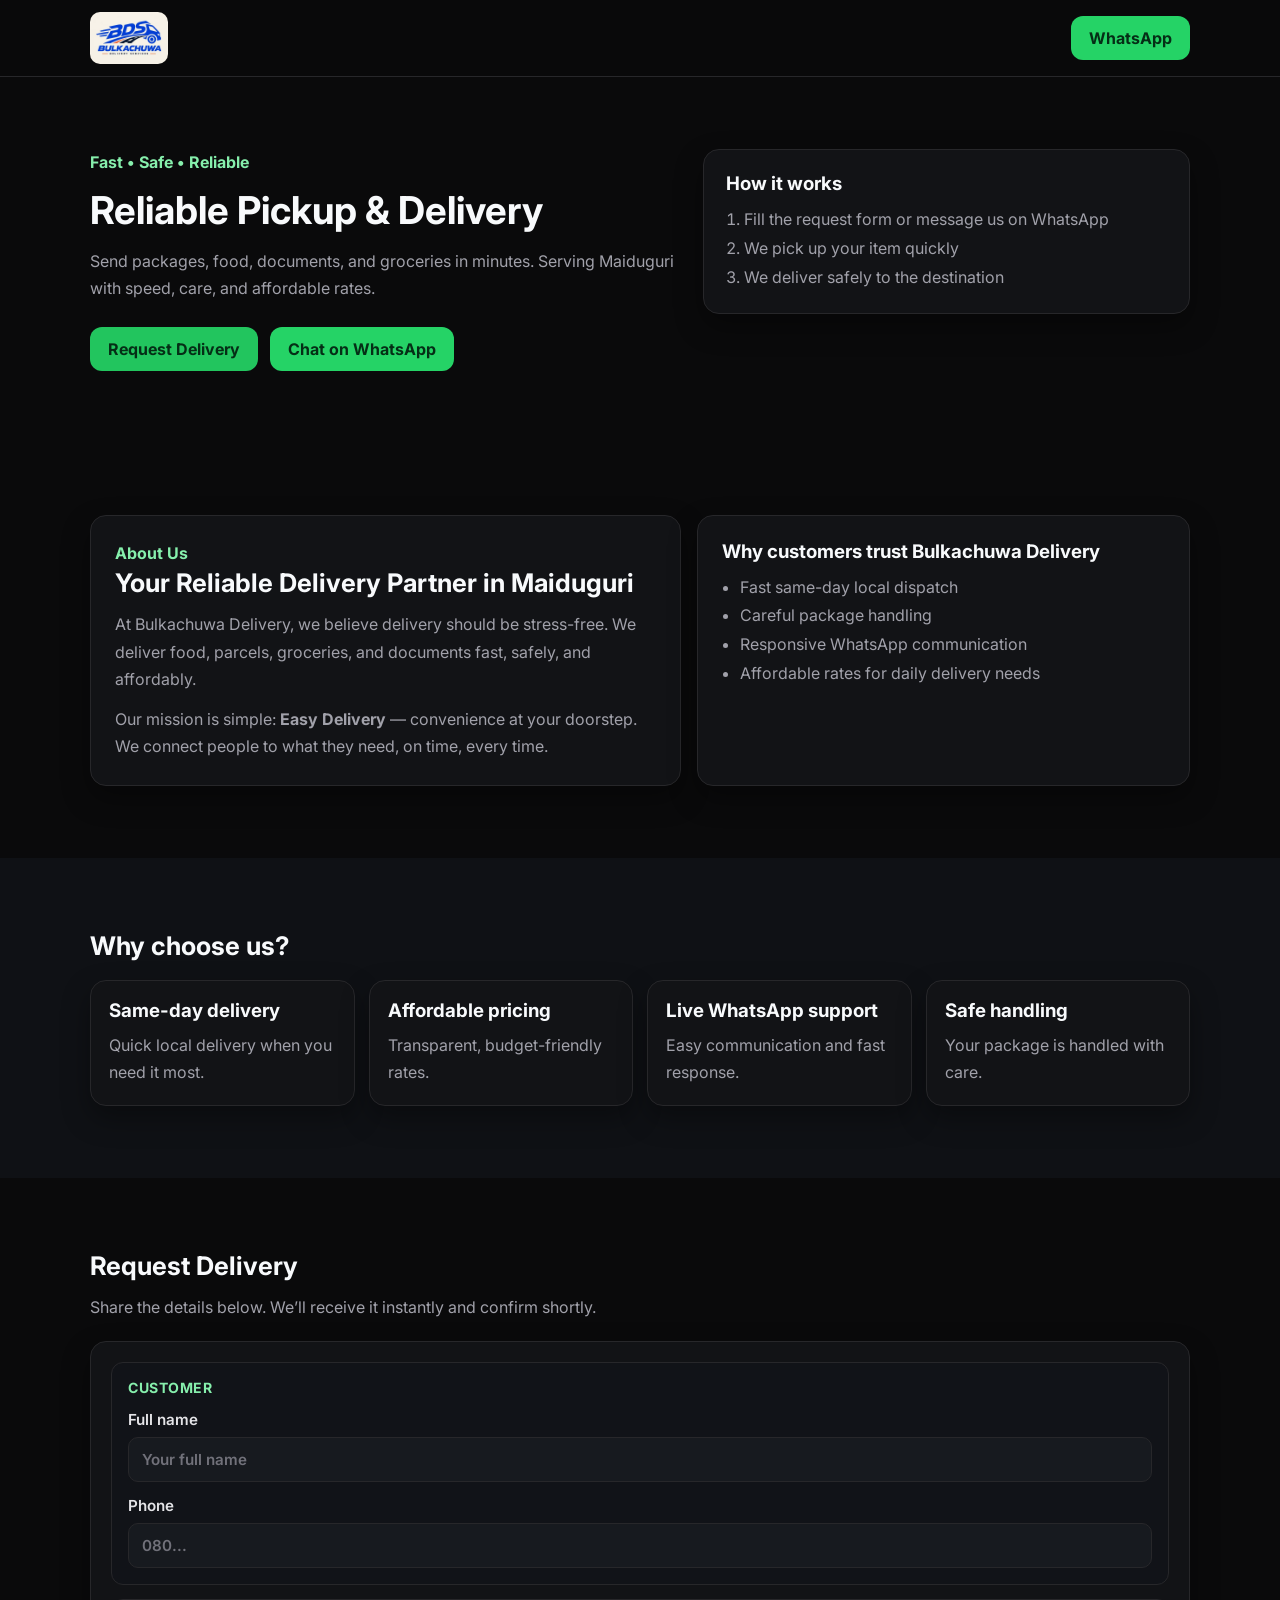
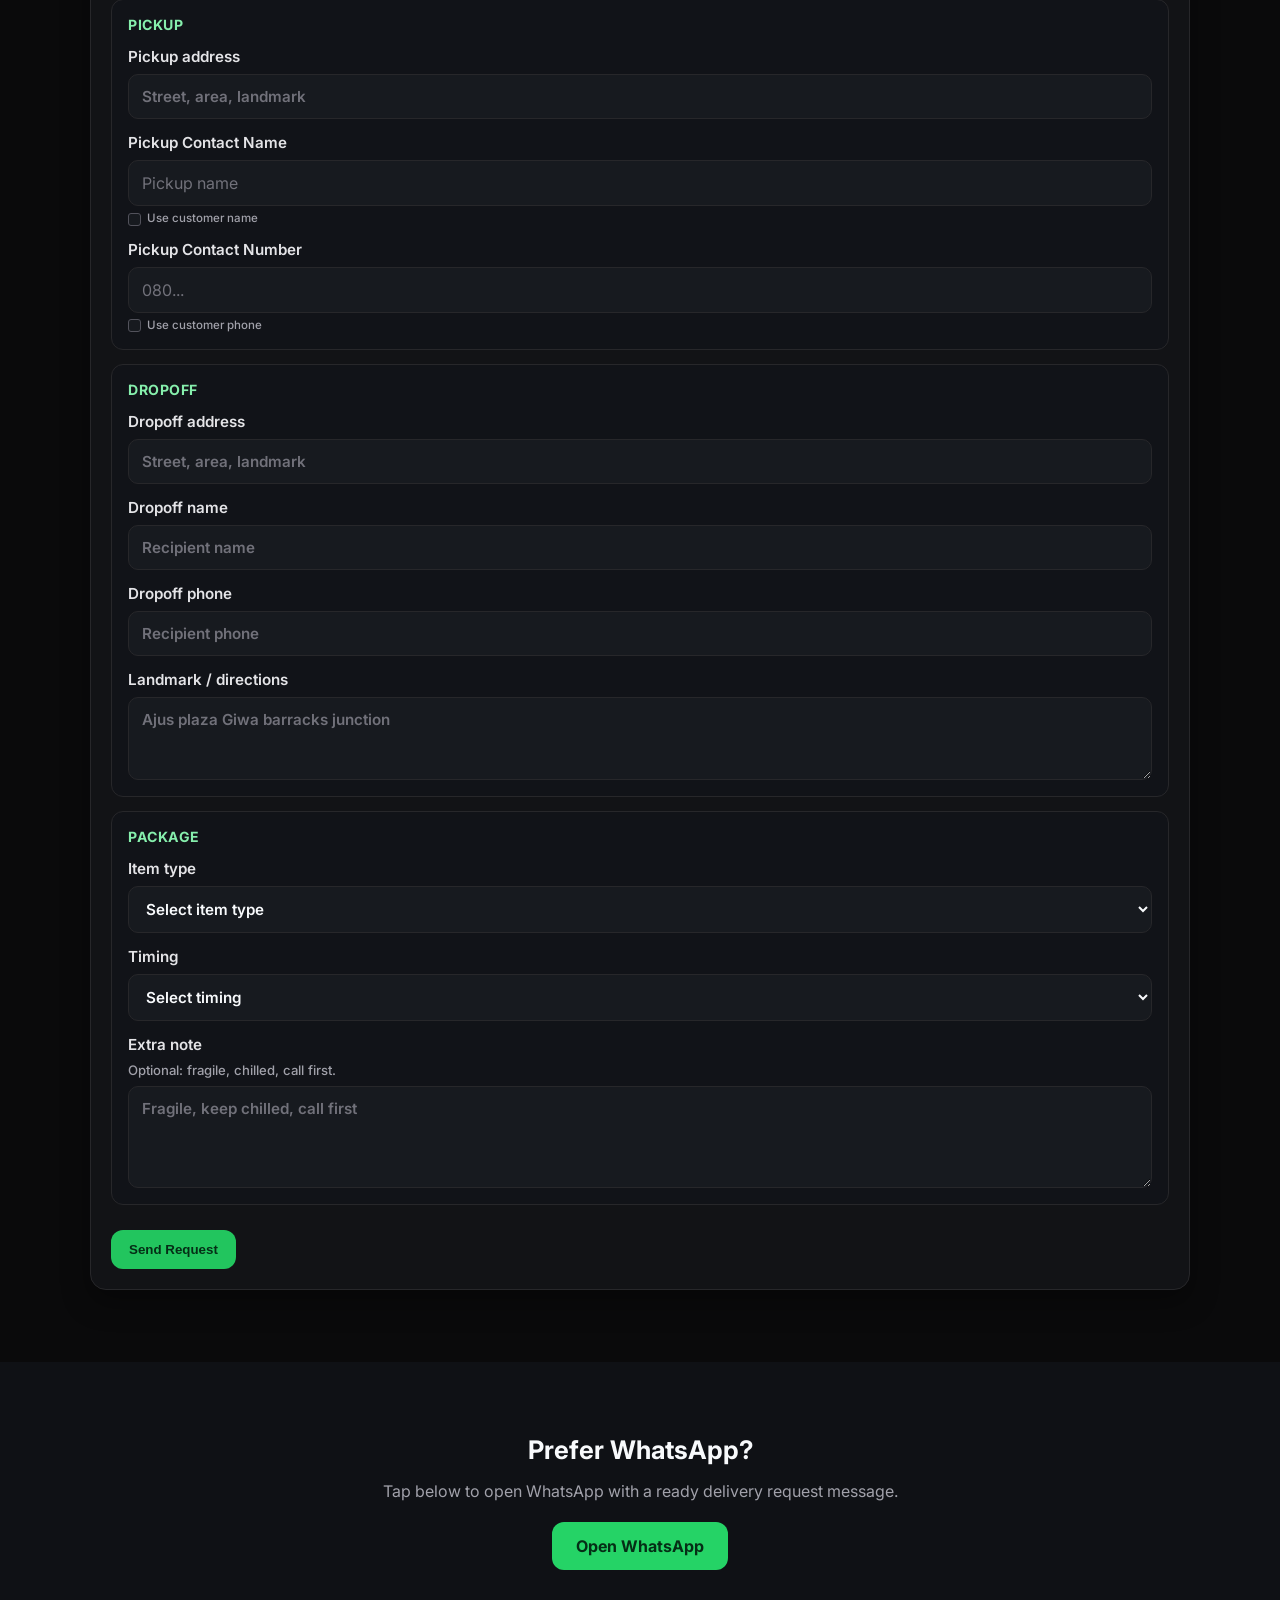
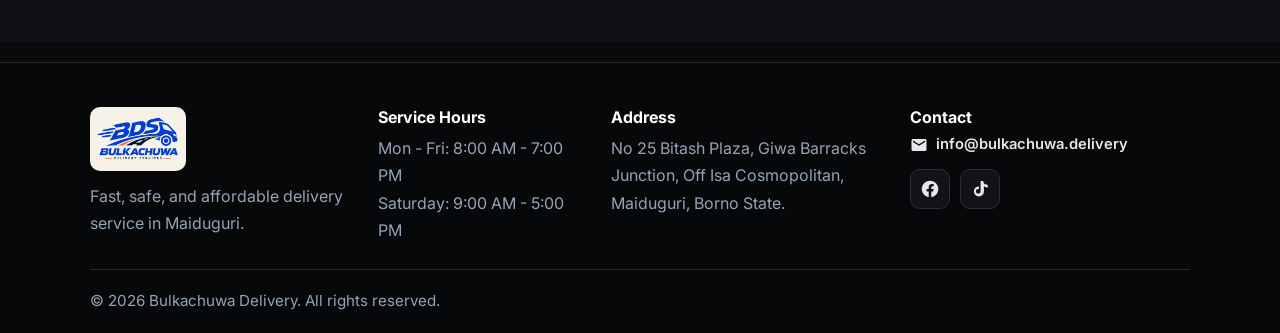
<file: index.html>
<!DOCTYPE html>
<html lang="en-NG">
  <head>
    <meta charset="UTF-8" />
    <meta name="viewport" content="width=device-width, initial-scale=1.0" />
    <title>Bulkachuwa Delivery | Fast Pickup & Delivery in Maiduguri</title>
    <meta
      name="description"
      content="Bulkachuwa Delivery — request pickup and delivery in Maiduguri. Fast, safe, and affordable local delivery for food, parcels, groceries, and documents."
    />
    <meta
      name="keywords"
      content="Bulkachuwa Delivery, Maiduguri delivery, pickup and delivery Maiduguri, Borno delivery service, same-day delivery Maiduguri"
    />
    <meta name="author" content="Bulkachuwa Delivery" />
    <meta name="robots" content="index, follow, max-image-preview:large" />
    <meta name="googlebot" content="index, follow" />
    <meta name="theme-color" content="#0a0a0b" />
    <meta name="msapplication-TileColor" content="#0a0a0b" />
    <meta name="application-name" content="Bulkachuwa Delivery" />
    <meta name="apple-mobile-web-app-title" content="Bulkachuwa" />
    <meta name="apple-mobile-web-app-capable" content="yes" />
    <meta name="apple-mobile-web-app-status-bar-style" content="black-translucent" />
    <meta name="format-detection" content="telephone=no" />
    <meta name="geo.region" content="NG-BO" />
    <meta name="geo.placename" content="Maiduguri" />
    <link rel="canonical" href="https://bulkachuwa.delivery/" />
    <link rel="sitemap" type="application/xml" title="Sitemap" href="https://bulkachuwa.delivery/sitemap.xml" />
    <link rel="sitemap" type="text/plain" title="Sitemap" href="https://bulkachuwa.delivery/sitemap.txt" />
    <link rel="alternate" hreflang="en-NG" href="https://bulkachuwa.delivery/" />
    <link rel="alternate" hreflang="x-default" href="https://bulkachuwa.delivery/" />

    <!-- Open Graph (WhatsApp, Facebook, iMessage previews) -->
    <meta property="og:type" content="website" />
    <meta property="og:locale" content="en_NG" />
    <meta property="og:site_name" content="Bulkachuwa Delivery" />
    <meta property="og:title" content="Bulkachuwa Delivery | Fast Pickup & Delivery in Maiduguri" />
    <meta
      property="og:description"
      content="Request pickup and delivery in Maiduguri. Fast, safe, and affordable local delivery for food, parcels, groceries, and documents."
    />
    <meta property="og:url" content="https://bulkachuwa.delivery/" />
    <meta property="og:image" content="https://bulkachuwa.delivery/asset/og-image.jpg" />
    <meta property="og:image:secure_url" content="https://bulkachuwa.delivery/asset/og-image.jpg" />
    <meta property="og:image:type" content="image/jpeg" />
    <meta property="og:image:width" content="1200" />
    <meta property="og:image:height" content="630" />
    <meta property="og:image:alt" content="Bulkachuwa Delivery Services logo" />

    <!-- Twitter / X -->
    <meta name="twitter:card" content="summary_large_image" />
    <meta name="twitter:title" content="Bulkachuwa Delivery | Fast Pickup & Delivery in Maiduguri" />
    <meta
      name="twitter:description"
      content="Request pickup and delivery in Maiduguri. Fast, safe, and affordable local delivery."
    />
    <meta name="twitter:image" content="https://bulkachuwa.delivery/asset/og-image.jpg" />
    <meta name="twitter:image:alt" content="Bulkachuwa Delivery Services logo" />

    <!-- One stable favicon for Google Search. Larger than 48px, same host, crawlable. -->
    <link rel="icon" href="https://bulkachuwa.delivery/favicon.ico" sizes="48x48" />
    <link rel="icon" type="image/png" sizes="192x192" href="https://bulkachuwa.delivery/favicon-192x192.png" />
    <link rel="apple-touch-icon" sizes="180x180" href="https://bulkachuwa.delivery/apple-touch-icon.png" />
    <link rel="manifest" href="https://bulkachuwa.delivery/site.webmanifest" />
    <meta name="msapplication-TileImage" content="https://bulkachuwa.delivery/favicon-192x192.png" />

    <!--
      Google Search Console: preferred method for this domain is a Domain property
      (DNS TXT record). If Search Console instead gives you an HTML-tag code, paste:
      <meta name="google-site-verification" content="PASTE_CODE_HERE" />
    -->

    <link rel="preconnect" href="https://fonts.googleapis.com" />
    <link rel="preconnect" href="https://fonts.gstatic.com" crossorigin />
    <link
      href="https://fonts.googleapis.com/css2?family=Inter:wght@400;500;600;700;800&display=swap"
      rel="stylesheet"
    />
    <link rel="stylesheet" href="styles.css" />

    <script type="application/ld+json">
      {
        "@context": "https://schema.org",
        "@graph": [
          {
            "@type": ["LocalBusiness", "Organization"],
            "@id": "https://bulkachuwa.delivery/#business",
            "name": "Bulkachuwa Delivery",
            "alternateName": "Bulkachuwa Delivery Services",
            "image": [
              "https://bulkachuwa.delivery/asset/logo.jpeg",
              "https://bulkachuwa.delivery/asset/og-image.jpg"
            ],
            "logo": {
              "@type": "ImageObject",
              "url": "https://bulkachuwa.delivery/asset/favicon_io/android-chrome-512x512.png",
              "width": 512,
              "height": 512
            },
            "url": "https://bulkachuwa.delivery/",
            "telephone": "+2349077881301",
            "email": "info@bulkachuwa.delivery",
            "priceRange": "NGN",
            "address": {
              "@type": "PostalAddress",
              "streetAddress": "No 25 Bitash Plaza, Giwa Barracks Junction, Off Isa Cosmopolitan",
              "addressLocality": "Maiduguri",
              "addressRegion": "Borno",
              "addressCountry": "NG"
            },
            "areaServed": {
              "@type": "City",
              "name": "Maiduguri"
            },
            "openingHoursSpecification": [
              {
                "@type": "OpeningHoursSpecification",
                "dayOfWeek": ["Monday", "Tuesday", "Wednesday", "Thursday", "Friday"],
                "opens": "08:00",
                "closes": "19:00"
              },
              {
                "@type": "OpeningHoursSpecification",
                "dayOfWeek": "Saturday",
                "opens": "09:00",
                "closes": "17:00"
              }
            ],
            "sameAs": ["https://wa.me/2349077881301"]
          },
          {
            "@type": "WebSite",
            "@id": "https://bulkachuwa.delivery/#website",
            "url": "https://bulkachuwa.delivery/",
            "name": "Bulkachuwa Delivery",
            "publisher": { "@id": "https://bulkachuwa.delivery/#business" },
            "inLanguage": "en-NG"
          },
          {
            "@type": "WebPage",
            "@id": "https://bulkachuwa.delivery/#webpage",
            "url": "https://bulkachuwa.delivery/",
            "name": "Bulkachuwa Delivery | Fast Pickup & Delivery in Maiduguri",
            "isPartOf": { "@id": "https://bulkachuwa.delivery/#website" },
            "about": { "@id": "https://bulkachuwa.delivery/#business" },
            "description": "Request pickup and delivery in Maiduguri. Fast, safe, and affordable local delivery for food, parcels, groceries, and documents.",
            "inLanguage": "en-NG"
          }
        ]
      }
    </script>
  </head>
  <body>
    <header class="site-header">
      <div class="container nav-wrap">
        <a class="brand" href="https://bulkachuwa.delivery/" aria-label="Bulkachuwa Delivery home">
          <img
            class="brand-logo"
            src="asset/logo-header.webp"
            alt="Bulkachuwa Delivery Services"
            width="120"
            height="80"
            decoding="async"
            fetchpriority="high"
          />
        </a>
        <a class="btn btn-whatsapp" id="header-whatsapp-btn" href="#whatsapp" aria-label="Chat on WhatsApp">
          WhatsApp
        </a>
      </div>
    </header>

    <main>
      <section class="hero section">
        <div class="container hero-grid">
          <div>
            <p class="eyebrow">Fast • Safe • Reliable</p>
            <h1>Reliable Pickup & Delivery</h1>
            <p class="lead">
              Send packages, food, documents, and groceries in minutes. Serving
              Maiduguri with speed, care, and affordable rates.
            </p>
            <div class="hero-actions">
              <a class="btn btn-primary" href="#request-form">Request Delivery</a>
              <a class="btn btn-whatsapp" id="hero-whatsapp-btn" href="#whatsapp">Chat on WhatsApp</a>
            </div>
          </div>
          <div class="hero-card" aria-hidden="true">
            <h3>How it works</h3>
            <ol>
              <li>Fill the request form or message us on WhatsApp</li>
              <li>We pick up your item quickly</li>
              <li>We deliver safely to the destination</li>
            </ol>
          </div>
        </div>
      </section>

      <section class="section" id="about">
        <div class="container about-grid">
          <article class="about-card">
            <p class="eyebrow">About Us</p>
            <h2>Your Reliable Delivery Partner in Maiduguri</h2>
            <p>
              At Bulkachuwa Delivery, we believe delivery should be stress-free. We
              deliver food, parcels, groceries, and documents fast, safely, and
              affordably.
            </p>
            <p>
              Our mission is simple: <strong>Easy Delivery</strong> —
              convenience at your doorstep. We connect people to what they need,
              on time, every time.
            </p>
          </article>
          <article class="about-highlight">
            <h3>Why customers trust Bulkachuwa Delivery</h3>
            <ul>
              <li>Fast same-day local dispatch</li>
              <li>Careful package handling</li>
              <li>Responsive WhatsApp communication</li>
              <li>Affordable rates for daily delivery needs</li>
            </ul>
          </article>
        </div>
      </section>

      <section class="section muted">
        <div class="container">
          <h2>Why choose us?</h2>
          <div class="features">
            <article class="feature-card">
              <h3>Same-day delivery</h3>
              <p>Quick local delivery when you need it most.</p>
            </article>
            <article class="feature-card">
              <h3>Affordable pricing</h3>
              <p>Transparent, budget-friendly rates.</p>
            </article>
            <article class="feature-card">
              <h3>Live WhatsApp support</h3>
              <p>Easy communication and fast response.</p>
            </article>
            <article class="feature-card">
              <h3>Safe handling</h3>
              <p>Your package is handled with care.</p>
            </article>
          </div>
        </div>
      </section>

      <section class="section" id="request-form">
        <div class="container form-wrap">
          <div>
            <h2>Request Delivery</h2>
            <p>
              Share the details below. We’ll receive it instantly and confirm
              shortly.
            </p>
          </div>

          <form
            id="delivery-form"
            action="https://formspree.io/f/mgaejaqp"
            method="POST"
          >
            <div class="grid">
              <div class="form-section full-width">
                <h3 class="section-title">Customer</h3>
                <label>
                  Full name
                  <input
                    type="text"
                    name="fullName"
                    id="fullName"
                    placeholder="Your full name"
                    autocomplete="name"
                    required
                  />
                </label>

                <label>
                  Phone
                  <input
                    type="tel"
                    name="phone"
                    id="phone"
                    placeholder="080..."
                    autocomplete="tel"
                    required
                  />
                </label>
              </div>

              <div class="form-section full-width">
                <h3 class="section-title">Pickup</h3>

                <label>
                  Pickup address
                  <input
                    type="text"
                    name="pickupAddress"
                    placeholder="Street, area, landmark"
                    required
                  />
                </label>

                <div class="quick-fill-field">
                  <label for="pickupContactName">Pickup Contact Name</label>
                  <input
                    type="text"
                    name="pickupContactName"
                    id="pickupContactName"
                    placeholder="Pickup name"
                  />
                  <label class="quick-fill-option" for="fillPickupContactNameBtn">
                    <input
                      type="checkbox"
                      id="fillPickupContactNameBtn"
                      aria-label="Use customer name for pickup contact name"
                    />
                    <span>Use customer name</span>
                  </label>
                </div>

                <div class="quick-fill-field">
                  <label for="pickupAddressPhone">Pickup Contact Number</label>
                  <input
                    type="tel"
                    name="pickupAddressPhone"
                    id="pickupAddressPhone"
                    placeholder="080..."
                    required
                  />
                  <label class="quick-fill-option" for="fillPickupContactNumberBtn">
                    <input
                      type="checkbox"
                      id="fillPickupContactNumberBtn"
                      aria-label="Use customer phone for pickup contact number"
                    />
                    <span>Use customer phone</span>
                  </label>
                </div>

                <p id="quickFillStatus" class="sr-only" aria-live="polite"></p>
              </div>

              <div class="form-section full-width">
                <h3 class="section-title">Dropoff</h3>

                <label>
                  Dropoff address
                  <input
                    type="text"
                    name="deliveryAddress"
                    placeholder="Street, area, landmark"
                    required
                  />
                </label>

                <label>
                  Dropoff name
                  <input
                    type="text"
                    name="deliveryContactName"
                    placeholder="Recipient name"
                    required
                  />
                </label>

                <label>
                  Dropoff phone
                  <input
                    type="tel"
                    name="deliveryContactNumber"
                    placeholder="Recipient phone"
                    required
                  />
                </label>

                <label>
                  Landmark / directions
                  <textarea
                    name="deliveryInstructions"
                    rows="3"
                    placeholder="Ajus plaza Giwa barracks junction"
                  ></textarea>
                </label>
              </div>

              <div class="form-section full-width">
                <h3 class="section-title">Package</h3>

                <label>
                  Item type
                  <select name="itemType" required>
                    <option value="">Select item type</option>
                    <option value="Food">Food</option>
                    <option value="Parcel">Parcel</option>
                    <option value="Groceries">Groceries</option>
                    <option value="Documents">Documents</option>
                    <option value="Other">Other</option>
                  </select>
                </label>

                <label>
                  Timing
                  <select name="preferredTime" id="preferredTime" required>
                    <option value="">Select timing</option>
                    <option value="ASAP">ASAP</option>
                    <option value="Scheduled">Scheduled</option>
                  </select>
                </label>

                <label id="scheduledTimeWrap" class="scheduled-field" hidden>
                  Scheduled date & time
                  <span class="field-help">Maiduguri time (WAT).</span>
                  <input
                    type="datetime-local"
                    name="scheduledTime"
                    id="scheduledTime"
                  />
                </label>

                <label>
                  Extra note
                  <span class="field-help">Optional: fragile, chilled, call first.</span>
                  <textarea
                    name="notes"
                    rows="4"
                    placeholder="Fragile, keep chilled, call first"
                  ></textarea>
                </label>
              </div>
            </div>
            <input type="hidden" name="service" value="Bulkachuwa Delivery" />
            <input type="hidden" name="pickupContactNumber" id="pickupContactNumberMirror" />
            <input
              type="hidden"
              name="_subject"
              value="New Delivery Request - Bulkachuwa Delivery"
            />

            <p id="form-status" class="form-status" role="status" aria-live="polite"></p>
            <button class="btn btn-primary" type="submit" id="submitBtn">Send Request</button>
          </form>
        </div>
      </section>

      <section class="section muted" id="whatsapp">
        <div class="container whatsapp-box">
          <h2>Prefer WhatsApp?</h2>
          <p>
            Tap below to open WhatsApp with a ready delivery request message.
          </p>
          <a
            class="btn btn-whatsapp btn-large"
            id="whatsapp-link"
            href="#"
            rel="noopener noreferrer"
          >
            Open WhatsApp
          </a>
        </div>
      </section>
    </main>

    <footer class="site-footer">
      <div class="container footer-main">
        <div class="footer-brand-block">
          <a class="brand brand-footer" href="https://bulkachuwa.delivery/" aria-label="Bulkachuwa Delivery home">
            <img
              class="brand-logo brand-logo-footer"
              src="asset/logo-header.webp"
              alt="Bulkachuwa Delivery Services"
              width="120"
              height="80"
              decoding="async"
              loading="lazy"
            />
          </a>
          <p class="footer-tagline">
            Fast, safe, and affordable delivery service in Maiduguri.
          </p>
        </div>

        <div class="footer-col">
          <h4>Service Hours</h4>
          <p>Mon - Fri: 8:00 AM - 7:00 PM</p>
          <p>Saturday: 9:00 AM - 5:00 PM</p>
        </div>

        <div class="footer-col">
          <h4>Address</h4>
          <p>
            No 25 Bitash Plaza, Giwa Barracks Junction, Off Isa Cosmopolitan,
            Maiduguri, Borno State.
          </p>
        </div>

        <div class="footer-col">
          <h4>Contact</h4>
          <a class="footer-email" href="mailto:info@bulkachuwa.delivery">
            <svg viewBox="0 0 24 24" aria-hidden="true">
              <path d="M20 4H4c-1.1 0-2 .9-2 2v12c0 1.1.9 2 2 2h16c1.1 0 2-.9 2-2V6c0-1.1-.9-2-2-2Zm0 4-8 5-8-5V6l8 5 8-5v2Z"/>
            </svg>
            <span>info@bulkachuwa.delivery</span>
          </a>
          <div class="social-links" aria-label="Social media">
            <a href="#" aria-label="Facebook (coming soon)" class="social-icon-link">
              <svg viewBox="0 0 24 24" aria-hidden="true">
                <path d="M22 12a10 10 0 1 0-11.56 9.88v-6.99H7.9V12h2.54V9.8c0-2.5 1.49-3.88 3.77-3.88 1.09 0 2.23.2 2.23.2v2.46h-1.26c-1.24 0-1.63.77-1.63 1.56V12h2.78l-.44 2.89h-2.34v6.99A10 10 0 0 0 22 12Z"/>
              </svg>
            </a>
            <a href="#" aria-label="TikTok (coming soon)" class="social-icon-link">
              <svg viewBox="0 0 24 24" aria-hidden="true">
                <path d="M19.59 6.69a4.83 4.83 0 0 1-3.77-4.35h-3.11v12.4a2.83 2.83 0 1 1-2.83-2.83c.3 0 .58.05.85.13V8.87a6 6 0 1 0 5.98 6v-6.3a7.9 7.9 0 0 0 4.62 1.48V6.94c-.59 0-1.18-.09-1.74-.25Z"/>
              </svg>
            </a>
          </div>
        </div>
      </div>

      <div class="container footer-bottom">
        <p>© <span id="year"></span>  Bulkachuwa Delivery. All rights reserved.</p>
      </div>
    </footer>

    <script src="script.js"></script>
  </body>
</html>
</file>
<file: styles.css>
:root {
  --bg: #0a0a0b;
  --surface: #121316;
  --surface-soft: #171a1f;
  --text: #f8fafc;
  --muted: #a1a1aa;
  --primary: #22c55e;
  --primary-dark: #16a34a;
  --border: #27272a;
  --shadow: 0 12px 28px rgba(0, 0, 0, 0.35);
}

* { box-sizing: border-box; }

html, body {
  margin: 0;
  padding: 0;
  font-family: "Inter", system-ui, -apple-system, Segoe UI, Roboto, Arial, sans-serif;
  color: var(--text);
  background: var(--bg);
}

.container { width: min(1100px, 92%); margin: 0 auto; }
.section { padding: 72px 0; }
.muted { background: #0f1115; }

.site-header {
  position: sticky; top: 0; z-index: 10;
  background: rgba(10, 10, 11, 0.92);
  border-bottom: 1px solid var(--border);
  backdrop-filter: blur(8px);
}

.nav-wrap {
  display: flex; align-items: center; justify-content: space-between;
  gap: 16px; min-height: 76px;
}

.brand {
  display: flex;
  align-items: center;
  gap: 10px;
  font-weight: 800;
  letter-spacing: .2px;
  text-decoration: none;
  color: inherit;
}
.brand-logo {
  height: 52px;
  width: auto;
  display: block;
  border-radius: 10px;
  background: #f6f2e9;
}
.brand-logo-footer { height: 64px; }

h1 { font-size: clamp(1.95rem, 3vw, 3.1rem); line-height: 1.12; margin: 12px 0 16px; }
h2 { font-size: clamp(1.45rem, 2vw, 2.05rem); margin: 0 0 12px; line-height: 1.25; }
h3 { margin: 0 0 10px; }
h4 { margin: 0 0 10px; font-size: 1rem; }

p { color: var(--muted); line-height: 1.72; margin: 0; }
.eyebrow { color: #86efac; font-weight: 700; }
.lead { max-width: 62ch; }

.hero-grid { display: grid; grid-template-columns: 1.2fr 1fr; gap: 28px; align-items: start; }
.hero-actions { display: flex; flex-wrap: wrap; gap: 12px; margin-top: 24px; }

.hero-card, .about-card, .about-highlight, .feature-card, form {
  background: var(--surface);
  border: 1px solid var(--border);
  border-radius: 16px;
  box-shadow: var(--shadow);
}

.hero-card { padding: 22px; }
.hero-card ol { margin: 0; padding-left: 18px; color: var(--muted); line-height: 1.8; }

.about-grid { display: grid; grid-template-columns: 1.2fr 1fr; gap: 16px; }
.about-card, .about-highlight { padding: 24px; }
.about-card p + p { margin-top: 12px; }
.about-highlight ul { margin: 0; padding-left: 18px; color: var(--muted); line-height: 1.8; }

.features { margin-top: 18px; display: grid; grid-template-columns: repeat(4, 1fr); gap: 14px; }
.feature-card { padding: 18px; }

.form-wrap { display: grid; gap: 20px; }
form { padding: 20px; }

.grid { display: grid; grid-template-columns: repeat(2, 1fr); gap: 14px; }
label { display: grid; gap: 8px; font-weight: 600; font-size: .95rem; color: #e4e4e7; }

.form-section {
  display: grid;
  gap: 14px;
  padding: 16px;
  border: 1px solid var(--border);
  border-radius: 12px;
  background: #111318;
}
.section-title {
  margin: 0;
  font-size: .88rem;
  font-weight: 700;
  letter-spacing: .04em;
  text-transform: uppercase;
  color: #86efac;
}
.field-help { color: var(--muted); font-size: .82rem; font-weight: 500; }

.quick-fill-field { display: grid; gap: 8px; }
.quick-fill-option {
  display: inline-flex;
  align-items: center;
  justify-self: start;
  gap: 6px;
  width: fit-content;
  margin-top: -2px;
  font-size: .72rem;
  line-height: 1.2;
  font-weight: 500;
  color: var(--muted);
  cursor: pointer;
}
.quick-fill-option input[type="checkbox"] {
  appearance: none;
  -webkit-appearance: none;
  width: 13px;
  height: 13px;
  min-width: 13px;
  margin: 0;
  padding: 0;
  border: 1px solid #52525b;
  border-radius: 3px;
  background: var(--surface-soft);
  display: inline-grid;
  place-content: center;
  cursor: pointer;
}
.quick-fill-option input[type="checkbox"]::after {
  content: "";
  width: 7px;
  height: 4px;
  border-left: 1.5px solid #052e16;
  border-bottom: 1.5px solid #052e16;
  transform: rotate(-45deg) scale(0);
  transition: transform .12s ease;
}
.quick-fill-option input[type="checkbox"]:checked {
  background: var(--primary);
  border-color: var(--primary);
}
.quick-fill-option input[type="checkbox"]:checked::after {
  transform: rotate(-45deg) scale(1);
}
.quick-fill-option input[type="checkbox"]:focus-visible {
  outline: 2px solid rgba(134, 239, 172, .55);
  outline-offset: 2px;
}
.scheduled-field[hidden] { display: none !important; }
.form-status {
  min-height: 1.2em;
  margin: 8px 0 0;
  font-size: .92rem;
  font-weight: 600;
}
.form-status.is-success { color: #86efac; }
.form-status.is-error { color: #fca5a5; }
.btn:disabled { opacity: .65; cursor: not-allowed; }
.sr-only {
  position: absolute;
  width: 1px;
  height: 1px;
  padding: 0;
  margin: -1px;
  overflow: hidden;
  clip: rect(0, 0, 0, 0);
  white-space: nowrap;
  border: 0;
}

input, select, textarea {
  width: 100%; border: 1px solid var(--border); border-radius: 10px;
  padding: 12px 13px; font: inherit; color: var(--text); background: var(--surface-soft);
}
input::placeholder, textarea::placeholder { color: #71717a; }
.full-width { grid-column: 1 / -1; }

.btn {
  appearance: none; border: 0; border-radius: 12px; padding: 12px 18px;
  font-weight: 700; text-decoration: none; display: inline-flex;
  align-items: center; justify-content: center; cursor: pointer; transition: .2s ease;
}
.btn-primary { background: var(--primary); color: #052e16; }
.btn-primary:hover { background: var(--primary-dark); color: #eafff2; }
.btn-whatsapp { background: #25d366; color: #052e16; }
.btn-whatsapp:hover { filter: brightness(.95); }
.btn-large { padding: 14px 24px; }

.whatsapp-box { text-align: center; }
.whatsapp-box .btn { margin-top: 16px; }

.site-footer { margin-top: 20px; background: #070809; color: #cbd5e1; border-top: 1px solid var(--border); }
.footer-main {
  display: grid; grid-template-columns: 1.2fr 1fr 1.1fr 1fr;
  gap: 20px; padding: 44px 0 24px;
}
.brand-footer { color: #fff; }
.footer-tagline { margin-top: 12px; max-width: 36ch; color: #94a3b8; }
.footer-col h4 { color: #fff; margin-bottom: 8px; }
.footer-col p { color: #94a3b8; }

.footer-email {
  display: inline-flex;
  align-items: center;
  gap: 8px;
  max-width: 100%;
  margin: 2px 0 12px;
  color: #e5e7eb;
  text-decoration: none;
  font-weight: 600;
  font-size: .95rem;
  line-height: 1.35;
  overflow-wrap: anywhere;
  word-break: break-word;
}
.footer-email:hover { color: var(--primary); }
.footer-email svg {
  flex-shrink: 0;
  width: 18px;
  height: 18px;
  fill: currentColor;
}

.social-links { display: flex; align-items: center; gap: 10px; }
.social-icon-link {
  width: 40px; height: 40px; border-radius: 10px; display: inline-flex;
  align-items: center; justify-content: center; text-decoration: none;
  background: #111318; border: 1px solid #2b2f36;
}
.social-icon-link:hover { border-color: #52525b; transform: translateY(-1px); }
.social-icon-link svg { width: 20px; height: 20px; fill: #e5e7eb; }

.footer-bottom {
  border-top: 1px solid rgba(148, 163, 184, .2);
  min-height: 64px; display: flex; align-items: center;
}
.footer-bottom p { color: #94a3b8; font-size: .95rem; }

@media (min-width: 981px) {
  .footer-main {
    grid-template-columns: 1.15fr .9fr 1.2fr minmax(280px, 1.25fr);
    gap: 28px 32px;
    align-items: start;
  }
  .footer-email {
    display: flex;
    white-space: nowrap;
    overflow-wrap: normal;
    word-break: normal;
    font-size: .92rem;
    margin: 4px 0 14px;
  }
}

@media (max-width: 980px) {
  .hero-grid, .about-grid, .features, .grid, .footer-main { grid-template-columns: 1fr; }
  .section { padding: 56px 0; }
  .footer-main { gap: 18px; padding-top: 36px; }
}
@media (max-width: 520px) {
  .nav-wrap { min-height: 70px; }
  .brand-logo { height: 44px; }
  .btn { width: 100%; }
  .hero-actions { flex-direction: column; }
  form { padding: 16px; }
  .quick-fill-option { font-size: .68rem; }
  .footer-bottom { min-height: auto; padding: 14px 0 18px; }
  .footer-email {
    min-height: 44px;
    font-size: .9rem;
  }
}
</file>
